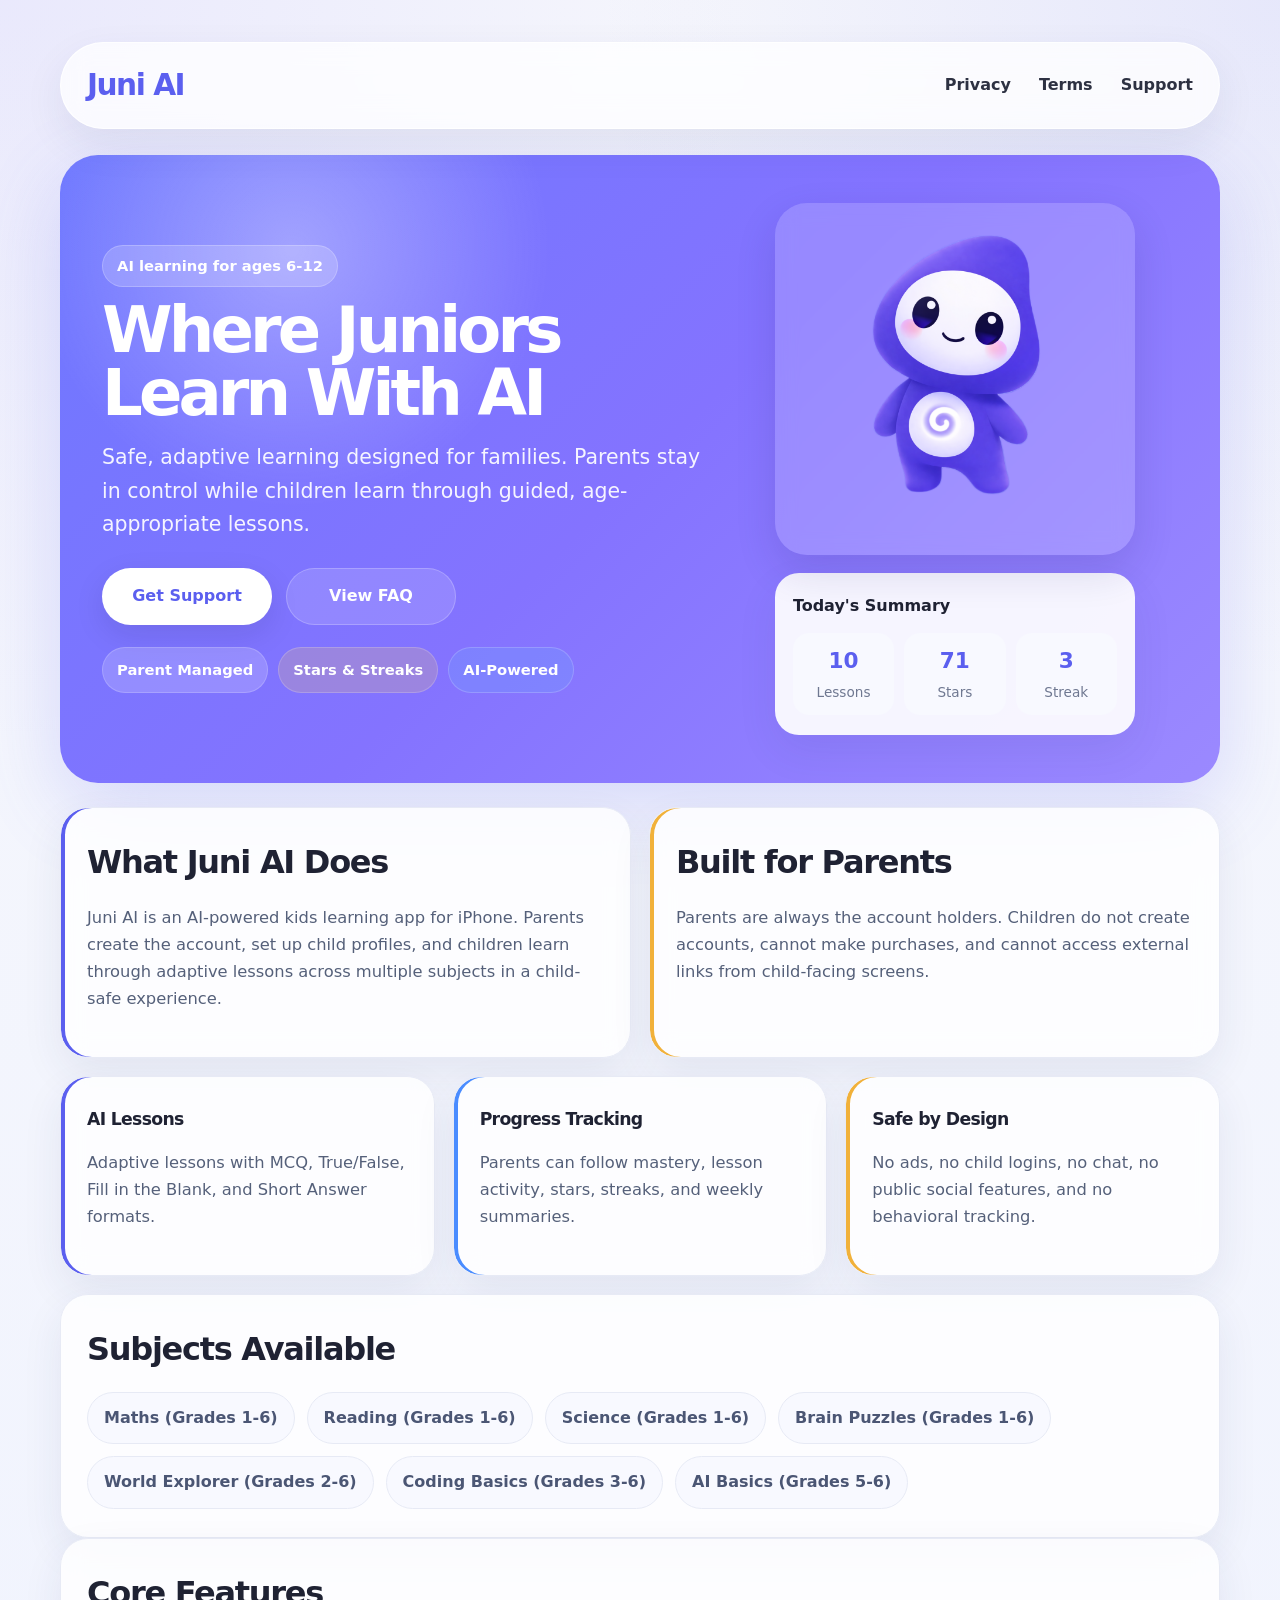
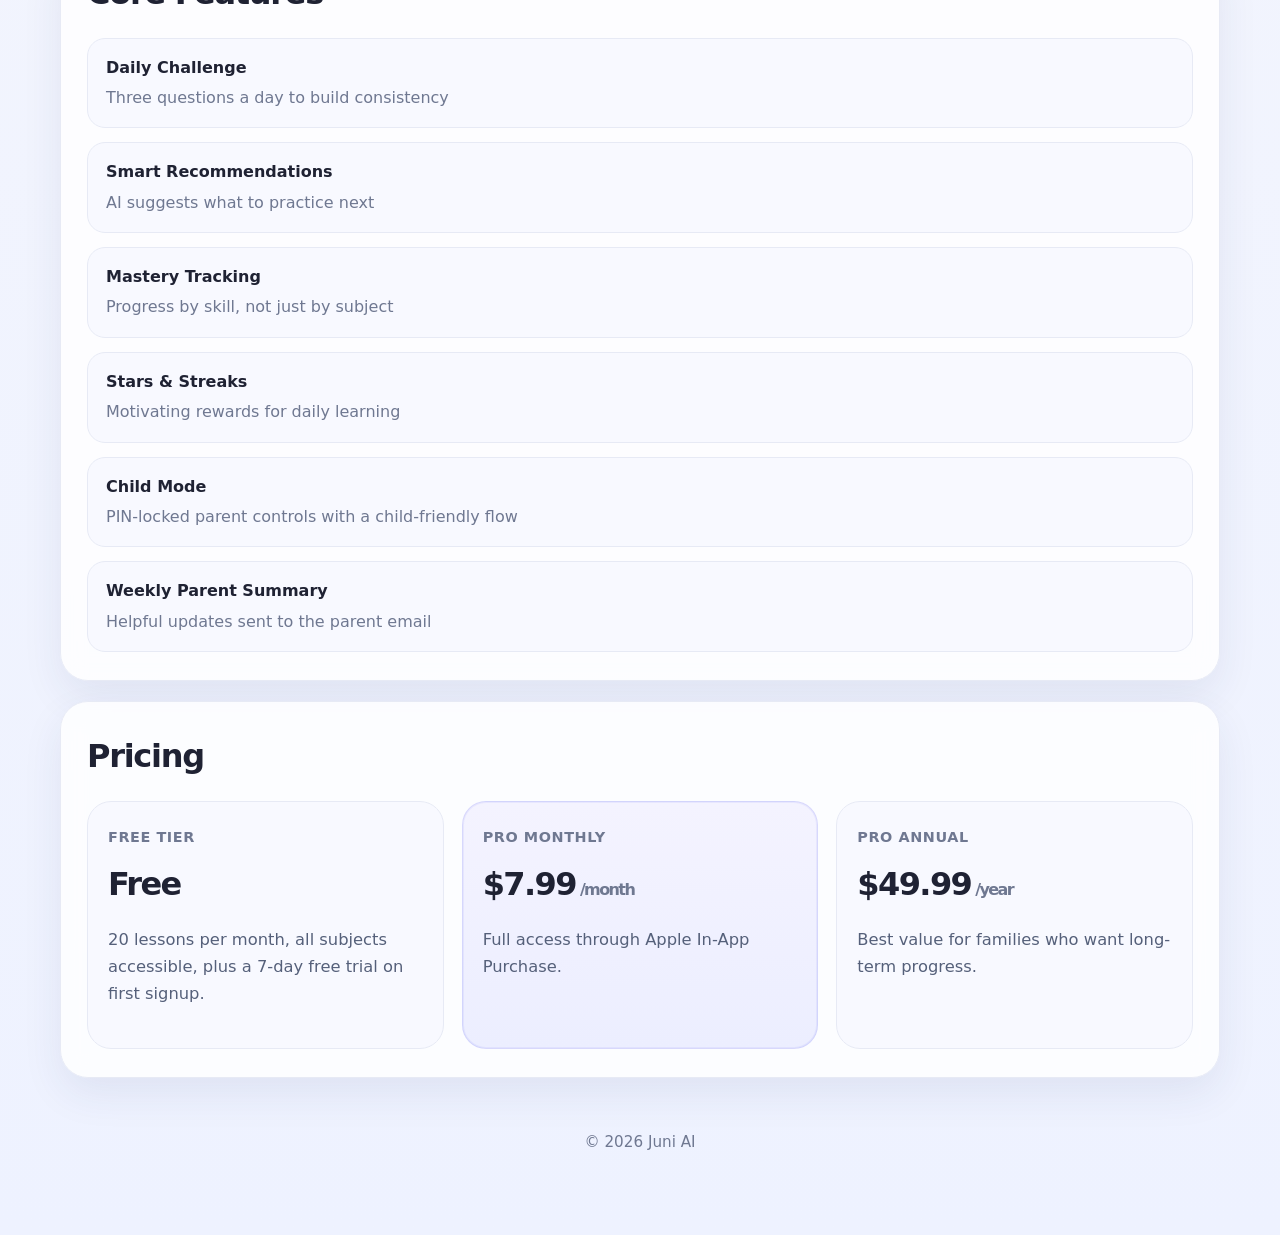
<file: index.html>
<!DOCTYPE html>
<html lang="en">
<head>
  <meta charset="UTF-8"/>
  <meta name="viewport" content="width=device-width, initial-scale=1.0"/>
  <title>Juni AI - Where Juniors Learn With AI</title>
  <meta name="description" content="Juni AI is an AI-powered learning app for children ages 6-12, with parent-managed accounts, adaptive lessons, progress tracking, and safe child-friendly learning.">
  <link rel="stylesheet" href="/styles.css"/>
</head>
<body>
  <div class="container">
    <header>
      <div class="logo">Juni AI</div>
      <nav>
        <a href="/privacy/">Privacy</a>
        <a href="/terms/">Terms</a>
        <a href="/support/">Support</a>
      </nav>
    </header>

    <section class="hero hero-app">
      <div class="hero-copy">
        <div class="eyebrow">AI learning for ages 6-12</div>
        <h1>Where Juniors Learn With AI</h1>
        <p>Safe, adaptive learning designed for families. Parents stay in control while children learn through guided, age-appropriate lessons.</p>

        <div class="hero-actions">
          <a href="/support/" class="btn">Get Support</a>
          <a href="/support/#faq" class="btn btn-secondary">View FAQ</a>
        </div>

        <div class="hero-chips">
          <span class="chip chip-soft">Parent Managed</span>
          <span class="chip chip-gold">Stars & Streaks</span>
          <span class="chip chip-blue">AI-Powered</span>
        </div>
      </div>

      <div class="hero-visual">
        <div class="mascot-wrap">
          <img src="/assets/mascot.png" alt="Juni AI mascot" class="mascot"/>
        </div>

        <div class="mini-panel">
          <div class="mini-title">Today's Summary</div>
          <div class="mini-stats">
            <div><strong>10</strong><span>Lessons</span></div>
            <div><strong>71</strong><span>Stars</span></div>
            <div><strong>3</strong><span>Streak</span></div>
          </div>
        </div>
      </div>
    </section>

    <section class="grid-2">
      <div class="card feature-card accent-purple">
        <h2>What Juni AI Does</h2>
        <p>Juni AI is an AI-powered kids learning app for iPhone. Parents create the account, set up child profiles, and children learn through adaptive lessons across multiple subjects in a child-safe experience.</p>
      </div>

      <div class="card feature-card accent-gold">
        <h2>Built for Parents</h2>
        <p>Parents are always the account holders. Children do not create accounts, cannot make purchases, and cannot access external links from child-facing screens.</p>
      </div>
    </section>

    <section class="grid-3">
      <div class="card small-card accent-purple">
        <h3>AI Lessons</h3>
        <p>Adaptive lessons with MCQ, True/False, Fill in the Blank, and Short Answer formats.</p>
      </div>

      <div class="card small-card accent-blue">
        <h3>Progress Tracking</h3>
        <p>Parents can follow mastery, lesson activity, stars, streaks, and weekly summaries.</p>
      </div>

      <div class="card small-card accent-gold">
        <h3>Safe by Design</h3>
        <p>No ads, no child logins, no chat, no public social features, and no behavioral tracking.</p>
      </div>
    </section>

    <div class="card">
      <h2>Subjects Available</h2>
      <div class="subject-grid">
        <span class="subject-pill">Maths (Grades 1-6)</span>
        <span class="subject-pill">Reading (Grades 1-6)</span>
        <span class="subject-pill">Science (Grades 1-6)</span>
        <span class="subject-pill">Brain Puzzles (Grades 1-6)</span>
        <span class="subject-pill">World Explorer (Grades 2-6)</span>
        <span class="subject-pill">Coding Basics (Grades 3-6)</span>
        <span class="subject-pill">AI Basics (Grades 5-6)</span>
      </div>
    </div>

    <div class="card">
      <h2>Core Features</h2>
      <div class="feature-list">
        <div class="feature-item"><strong>Daily Challenge</strong><span>Three questions a day to build consistency</span></div>
        <div class="feature-item"><strong>Smart Recommendations</strong><span>AI suggests what to practice next</span></div>
        <div class="feature-item"><strong>Mastery Tracking</strong><span>Progress by skill, not just by subject</span></div>
        <div class="feature-item"><strong>Stars & Streaks</strong><span>Motivating rewards for daily learning</span></div>
        <div class="feature-item"><strong>Child Mode</strong><span>PIN-locked parent controls with a child-friendly flow</span></div>
        <div class="feature-item"><strong>Weekly Parent Summary</strong><span>Helpful updates sent to the parent email</span></div>
      </div>
    </div>

    <div class="card pricing-card">
      <h2>Pricing</h2>
      <div class="pricing-grid">
        <div class="price-box">
          <div class="price-label">Free Tier</div>
          <div class="price-main">Free</div>
          <p>20 lessons per month, all subjects accessible, plus a 7-day free trial on first signup.</p>
        </div>
        <div class="price-box featured">
          <div class="price-label">Pro Monthly</div>
          <div class="price-main">$7.99<span>/month</span></div>
          <p>Full access through Apple In-App Purchase.</p>
        </div>
        <div class="price-box">
          <div class="price-label">Pro Annual</div>
          <div class="price-main">$49.99<span>/year</span></div>
          <p>Best value for families who want long-term progress.</p>
        </div>
      </div>
    </div>

    <footer>© 2026 Juni AI</footer>
  </div>
</body>
</html>
</file>
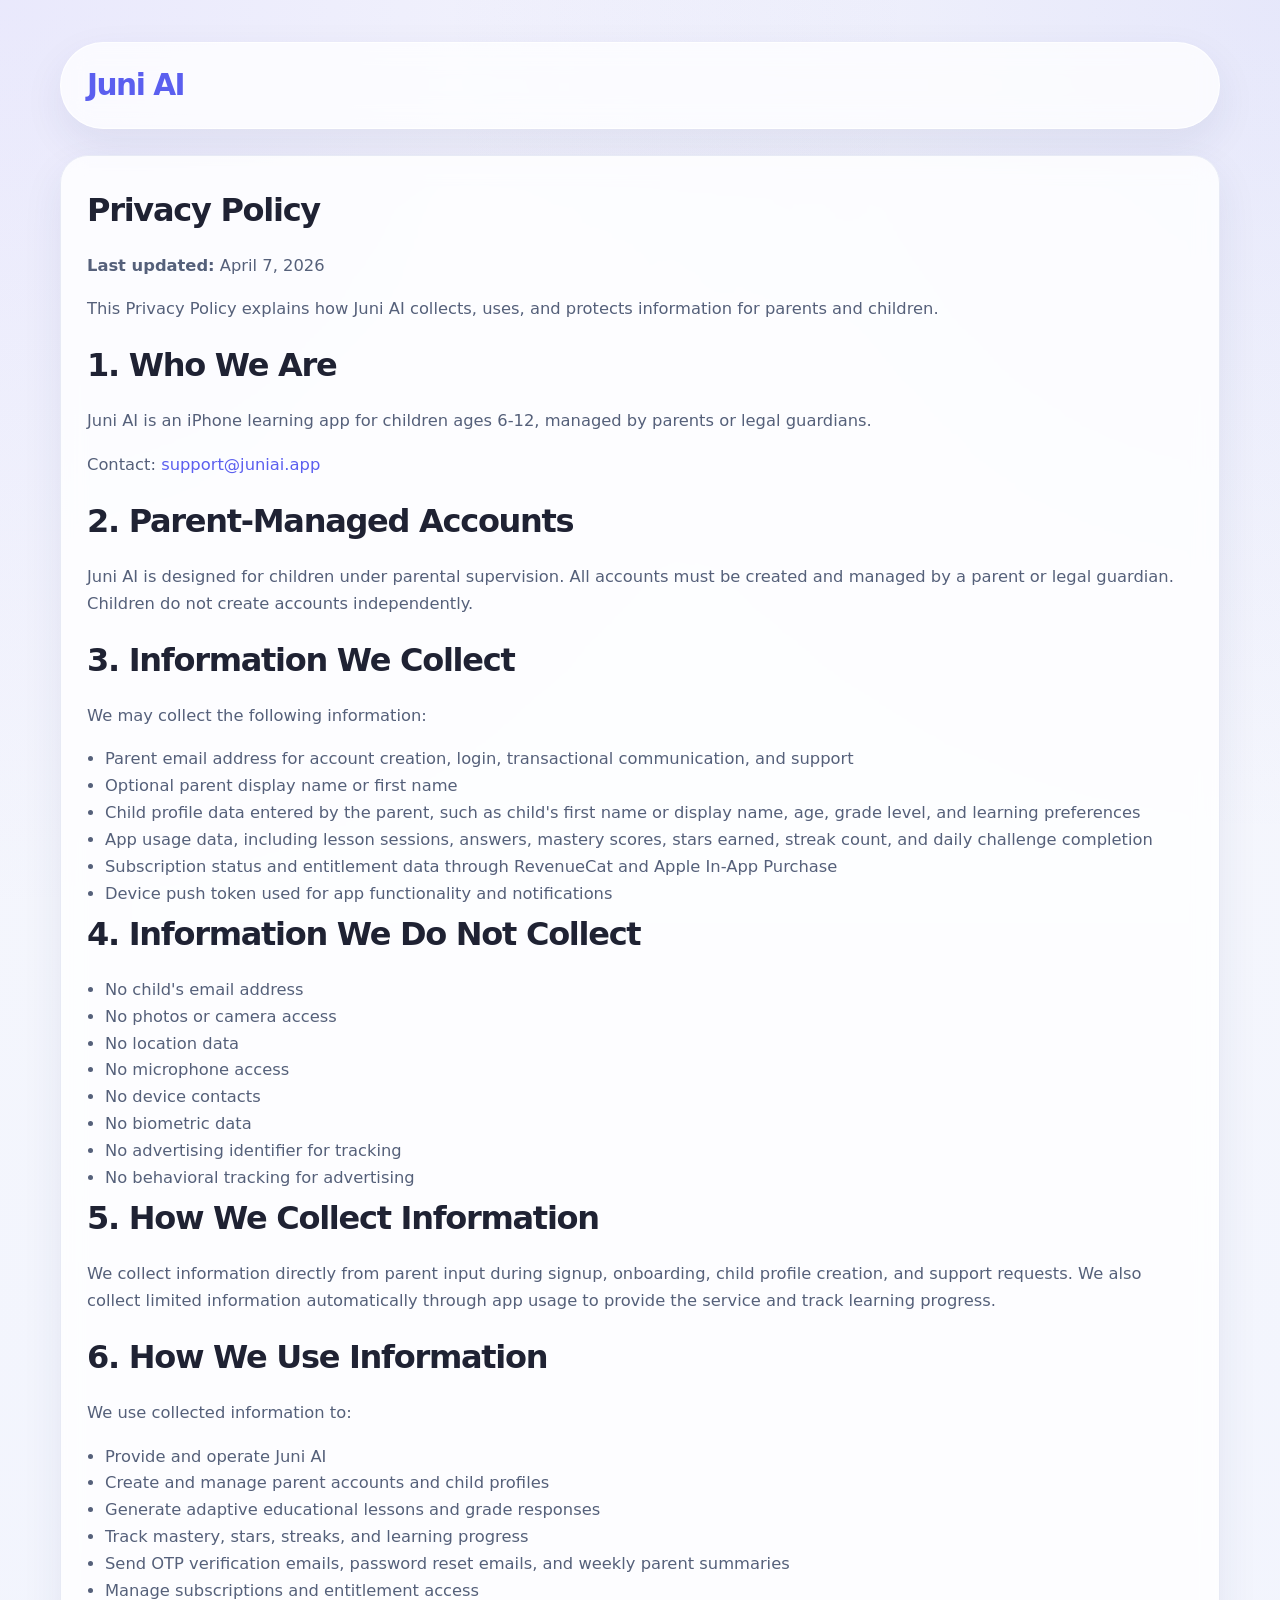
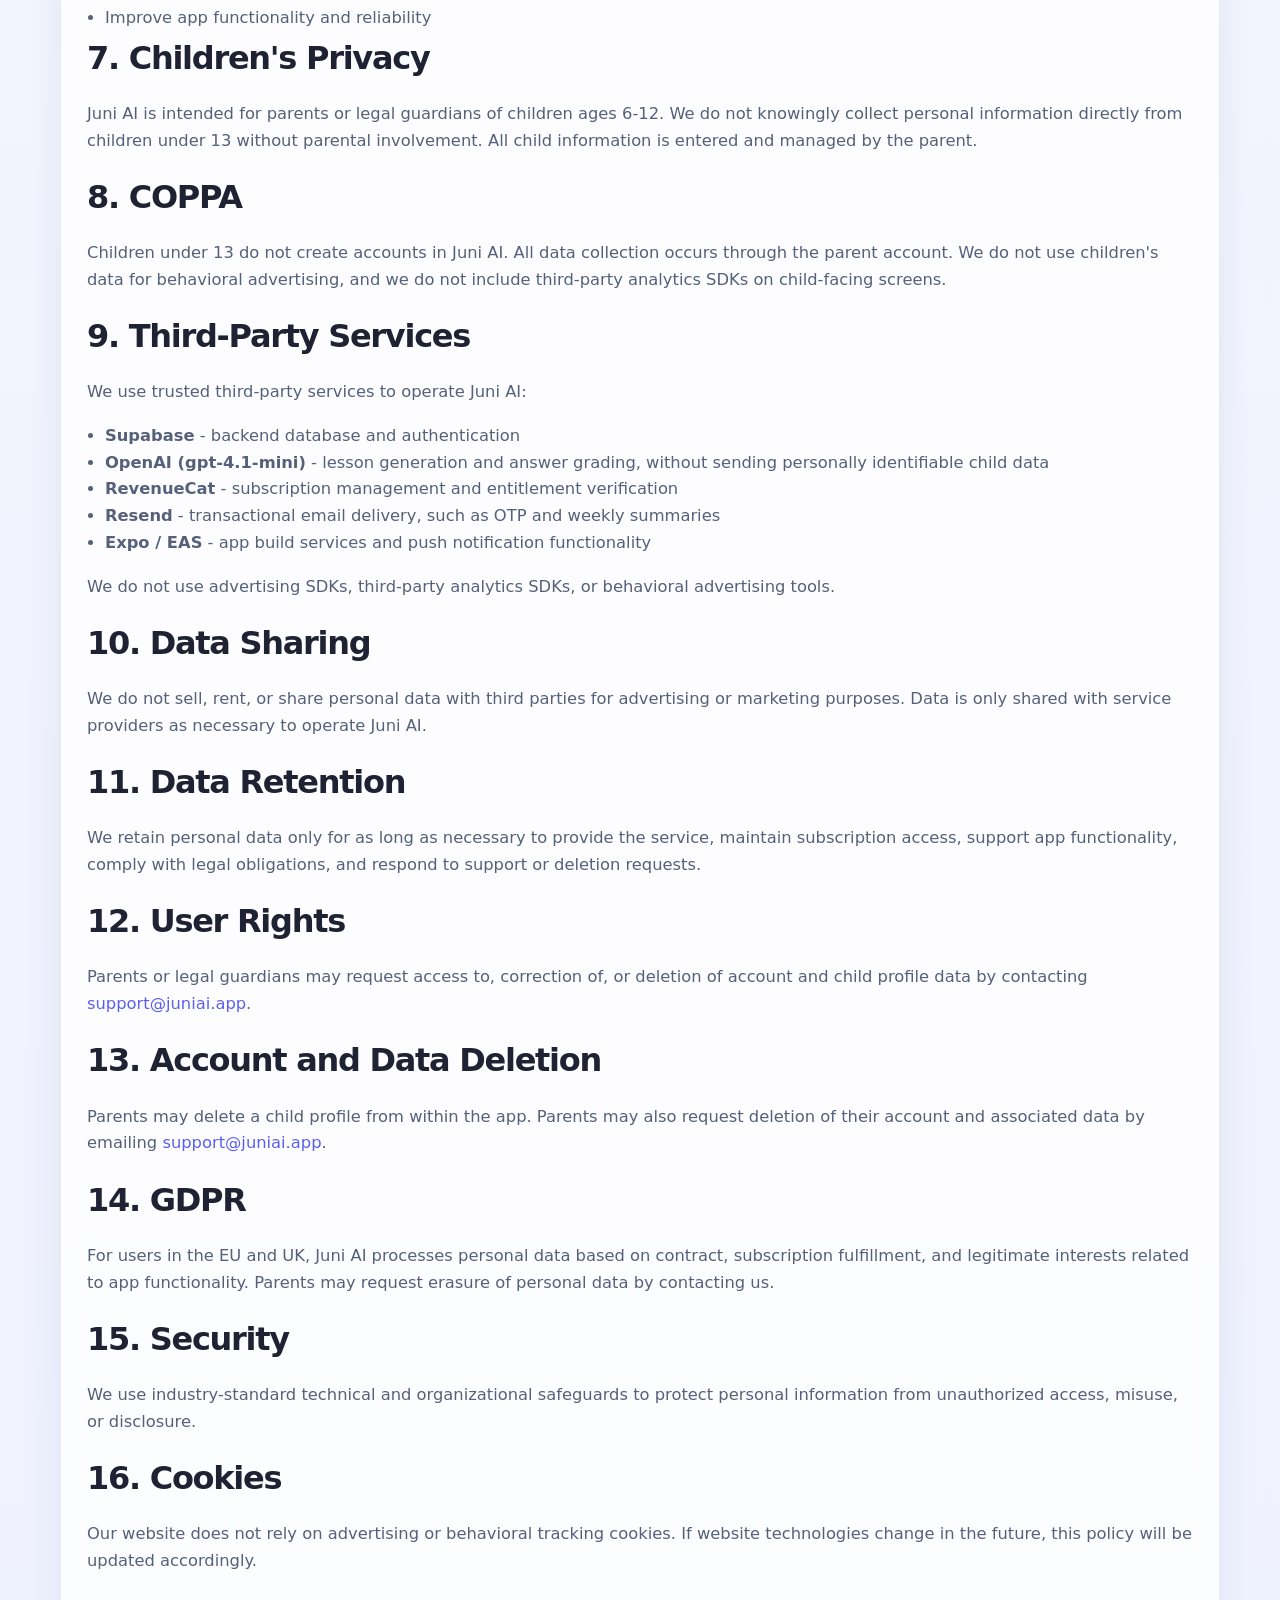
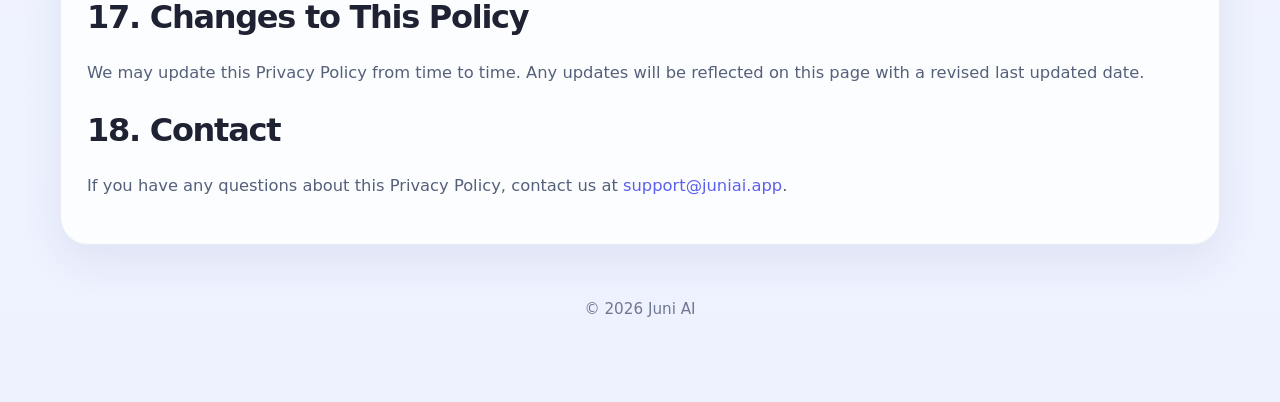
<file: privacy/index.html>
<!DOCTYPE html>
<html lang="en">
<head>
  <meta charset="UTF-8"/>
  <meta name="viewport" content="width=device-width, initial-scale=1.0"/>
  <title>Privacy Policy - Juni AI</title>
  <meta name="description" content="Privacy Policy for Juni AI. Learn how parent and child data is collected, used, protected, and managed.">
  <link rel="stylesheet" href="/styles.css"/>
</head>
<body>
  <div class="container">
    <header>
      <div class="logo">Juni AI</div>
    </header>

    <div class="card">
      <h1>Privacy Policy</h1>
      <p><strong>Last updated:</strong> April 7, 2026</p>
      <p>This Privacy Policy explains how Juni AI collects, uses, and protects information for parents and children.</p>

      <h2>1. Who We Are</h2>
      <p>Juni AI is an iPhone learning app for children ages 6-12, managed by parents or legal guardians.</p>
      <p>Contact: <a href="mailto:support@juniai.app">support@juniai.app</a></p>

      <h2>2. Parent-Managed Accounts</h2>
      <p>Juni AI is designed for children under parental supervision. All accounts must be created and managed by a parent or legal guardian. Children do not create accounts independently.</p>

      <h2>3. Information We Collect</h2>
      <p>We may collect the following information:</p>
      <ul>
        <li>Parent email address for account creation, login, transactional communication, and support</li>
        <li>Optional parent display name or first name</li>
        <li>Child profile data entered by the parent, such as child's first name or display name, age, grade level, and learning preferences</li>
        <li>App usage data, including lesson sessions, answers, mastery scores, stars earned, streak count, and daily challenge completion</li>
        <li>Subscription status and entitlement data through RevenueCat and Apple In-App Purchase</li>
        <li>Device push token used for app functionality and notifications</li>
      </ul>

      <h2>4. Information We Do Not Collect</h2>
      <ul>
        <li>No child's email address</li>
        <li>No photos or camera access</li>
        <li>No location data</li>
        <li>No microphone access</li>
        <li>No device contacts</li>
        <li>No biometric data</li>
        <li>No advertising identifier for tracking</li>
        <li>No behavioral tracking for advertising</li>
      </ul>

      <h2>5. How We Collect Information</h2>
      <p>We collect information directly from parent input during signup, onboarding, child profile creation, and support requests. We also collect limited information automatically through app usage to provide the service and track learning progress.</p>

      <h2>6. How We Use Information</h2>
      <p>We use collected information to:</p>
      <ul>
        <li>Provide and operate Juni AI</li>
        <li>Create and manage parent accounts and child profiles</li>
        <li>Generate adaptive educational lessons and grade responses</li>
        <li>Track mastery, stars, streaks, and learning progress</li>
        <li>Send OTP verification emails, password reset emails, and weekly parent summaries</li>
        <li>Manage subscriptions and entitlement access</li>
        <li>Improve app functionality and reliability</li>
      </ul>

      <h2>7. Children's Privacy</h2>
      <p>Juni AI is intended for parents or legal guardians of children ages 6-12. We do not knowingly collect personal information directly from children under 13 without parental involvement. All child information is entered and managed by the parent.</p>

      <h2>8. COPPA</h2>
      <p>Children under 13 do not create accounts in Juni AI. All data collection occurs through the parent account. We do not use children's data for behavioral advertising, and we do not include third-party analytics SDKs on child-facing screens.</p>

      <h2>9. Third-Party Services</h2>
      <p>We use trusted third-party services to operate Juni AI:</p>
      <ul>
        <li><strong>Supabase</strong> - backend database and authentication</li>
        <li><strong>OpenAI (gpt-4.1-mini)</strong> - lesson generation and answer grading, without sending personally identifiable child data</li>
        <li><strong>RevenueCat</strong> - subscription management and entitlement verification</li>
        <li><strong>Resend</strong> - transactional email delivery, such as OTP and weekly summaries</li>
        <li><strong>Expo / EAS</strong> - app build services and push notification functionality</li>
      </ul>
      <p>We do not use advertising SDKs, third-party analytics SDKs, or behavioral advertising tools.</p>

      <h2>10. Data Sharing</h2>
      <p>We do not sell, rent, or share personal data with third parties for advertising or marketing purposes. Data is only shared with service providers as necessary to operate Juni AI.</p>

      <h2>11. Data Retention</h2>
      <p>We retain personal data only for as long as necessary to provide the service, maintain subscription access, support app functionality, comply with legal obligations, and respond to support or deletion requests.</p>

      <h2>12. User Rights</h2>
      <p>Parents or legal guardians may request access to, correction of, or deletion of account and child profile data by contacting <a href="mailto:support@juniai.app">support@juniai.app</a>.</p>

      <h2>13. Account and Data Deletion</h2>
      <p>Parents may delete a child profile from within the app. Parents may also request deletion of their account and associated data by emailing <a href="mailto:support@juniai.app">support@juniai.app</a>.</p>

      <h2>14. GDPR</h2>
      <p>For users in the EU and UK, Juni AI processes personal data based on contract, subscription fulfillment, and legitimate interests related to app functionality. Parents may request erasure of personal data by contacting us.</p>

      <h2>15. Security</h2>
      <p>We use industry-standard technical and organizational safeguards to protect personal information from unauthorized access, misuse, or disclosure.</p>

      <h2>16. Cookies</h2>
      <p>Our website does not rely on advertising or behavioral tracking cookies. If website technologies change in the future, this policy will be updated accordingly.</p>

      <h2>17. Changes to This Policy</h2>
      <p>We may update this Privacy Policy from time to time. Any updates will be reflected on this page with a revised last updated date.</p>

      <h2>18. Contact</h2>
      <p>If you have any questions about this Privacy Policy, contact us at <a href="mailto:support@juniai.app">support@juniai.app</a>.</p>
    </div>

    <footer>© 2026 Juni AI</footer>
  </div>
</body>
</html>
</file>
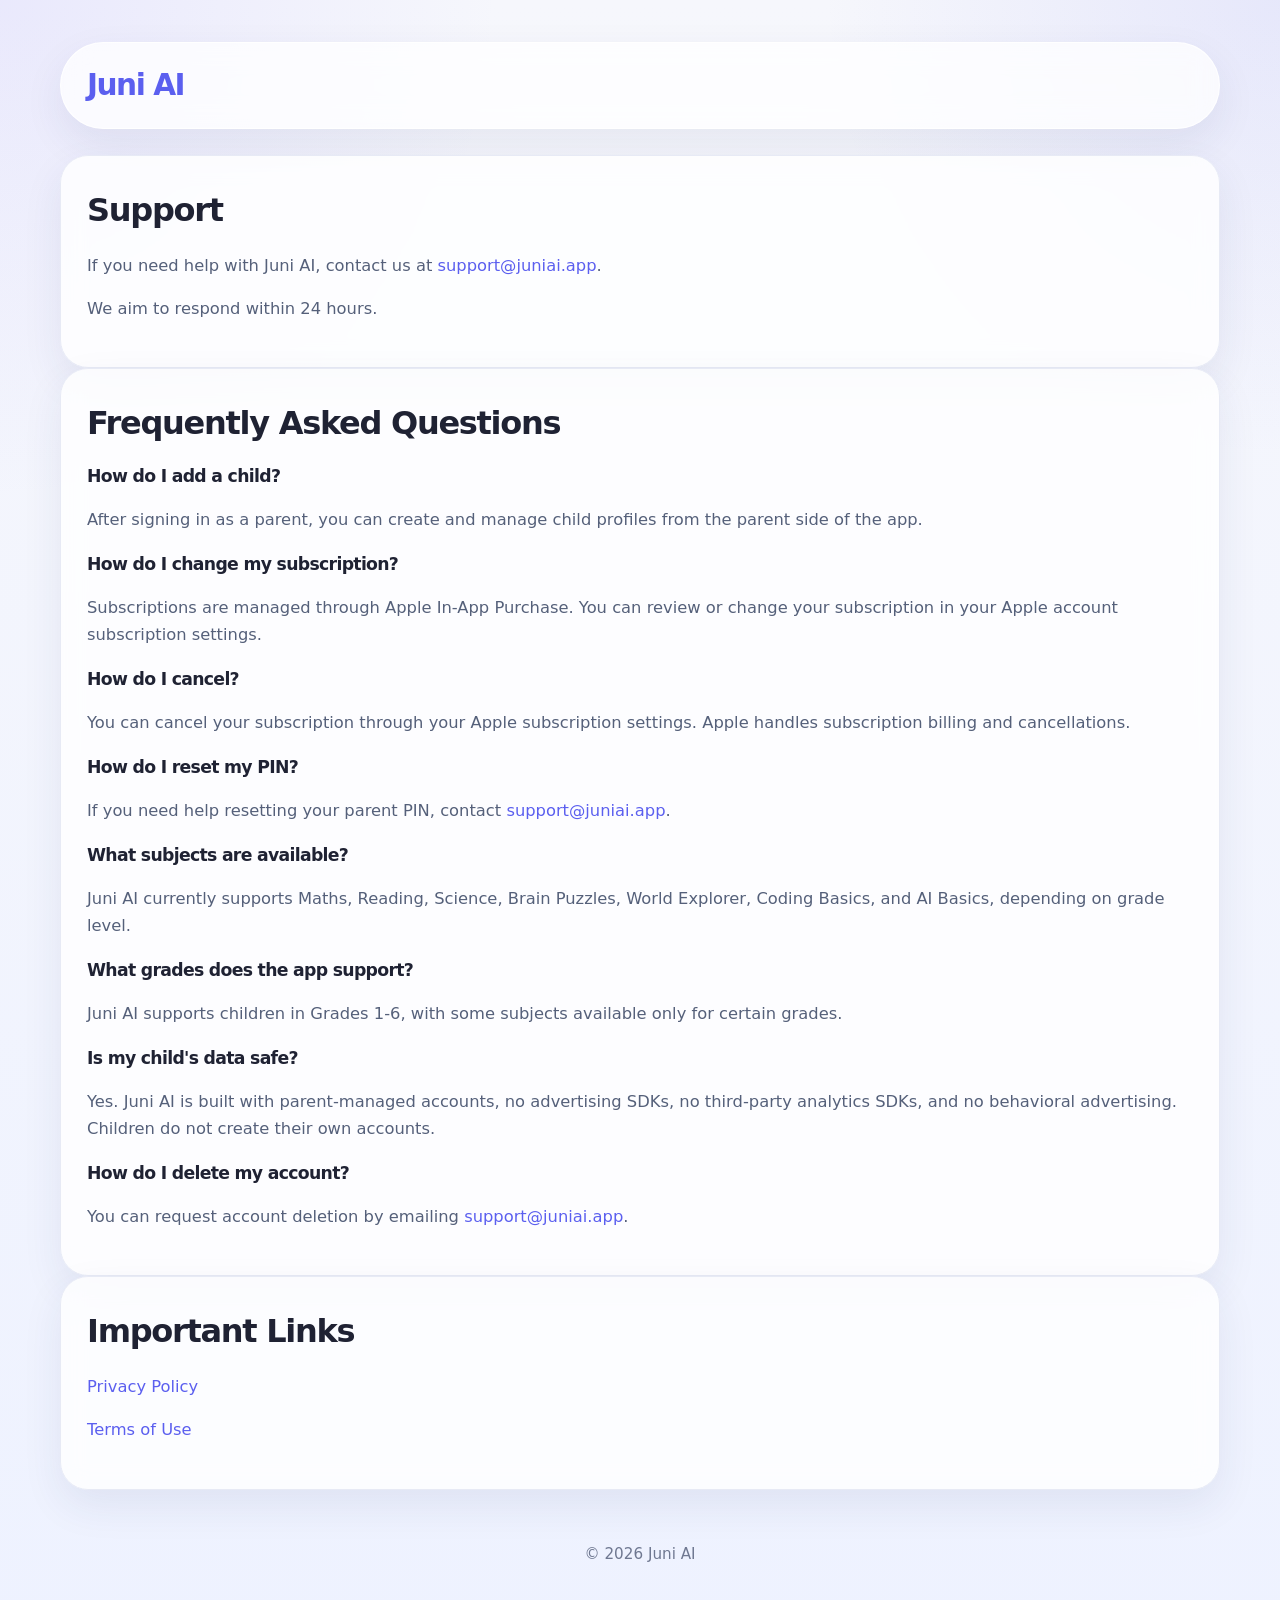
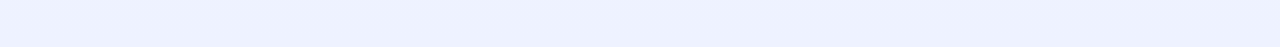
<file: support/index.html>
<!DOCTYPE html>
<html lang="en">
<head>
  <meta charset="UTF-8"/>
  <meta name="viewport" content="width=device-width, initial-scale=1.0"/>
  <title>Support - Juni AI</title>
  <meta name="description" content="Support page for Juni AI, including FAQ, contact information, and help for parents using the app.">
  <link rel="stylesheet" href="/styles.css"/>
</head>
<body>
  <div class="container">
    <header>
      <div class="logo">Juni AI</div>
    </header>

    <div class="card">
      <h1>Support</h1>
      <p>If you need help with Juni AI, contact us at <a href="mailto:support@juniai.app">support@juniai.app</a>.</p>
      <p>We aim to respond within 24 hours.</p>
    </div>

    <div class="card" id="faq">
      <h2>Frequently Asked Questions</h2>

      <h3>How do I add a child?</h3>
      <p>After signing in as a parent, you can create and manage child profiles from the parent side of the app.</p>

      <h3>How do I change my subscription?</h3>
      <p>Subscriptions are managed through Apple In-App Purchase. You can review or change your subscription in your Apple account subscription settings.</p>

      <h3>How do I cancel?</h3>
      <p>You can cancel your subscription through your Apple subscription settings. Apple handles subscription billing and cancellations.</p>

      <h3>How do I reset my PIN?</h3>
      <p>If you need help resetting your parent PIN, contact <a href="mailto:support@juniai.app">support@juniai.app</a>.</p>

      <h3>What subjects are available?</h3>
      <p>Juni AI currently supports Maths, Reading, Science, Brain Puzzles, World Explorer, Coding Basics, and AI Basics, depending on grade level.</p>

      <h3>What grades does the app support?</h3>
      <p>Juni AI supports children in Grades 1-6, with some subjects available only for certain grades.</p>

      <h3>Is my child's data safe?</h3>
      <p>Yes. Juni AI is built with parent-managed accounts, no advertising SDKs, no third-party analytics SDKs, and no behavioral advertising. Children do not create their own accounts.</p>

      <h3>How do I delete my account?</h3>
      <p>You can request account deletion by emailing <a href="mailto:support@juniai.app">support@juniai.app</a>.</p>
    </div>

    <div class="card">
      <h2>Important Links</h2>
      <p><a href="/privacy/">Privacy Policy</a></p>
      <p><a href="/terms/">Terms of Use</a></p>
    </div>

    <footer>© 2026 Juni AI</footer>
  </div>
</body>
</html>
</file>
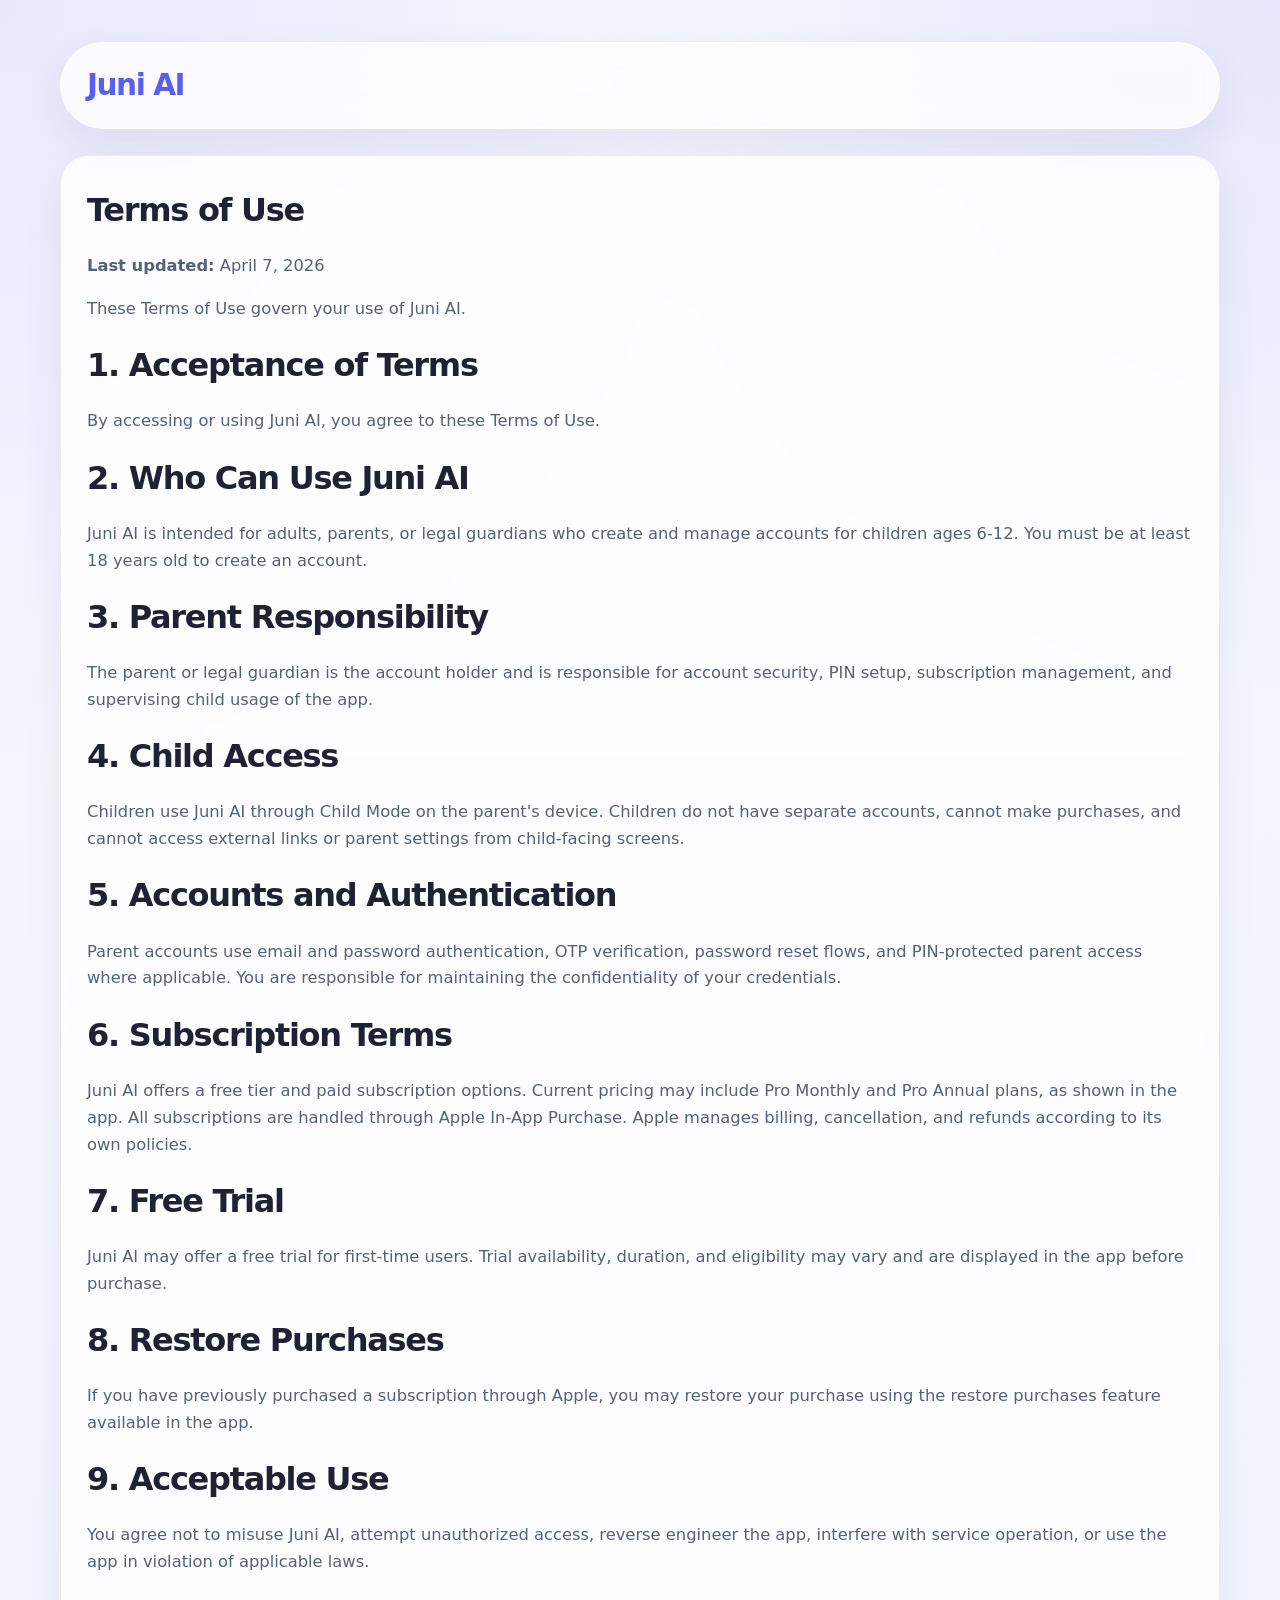
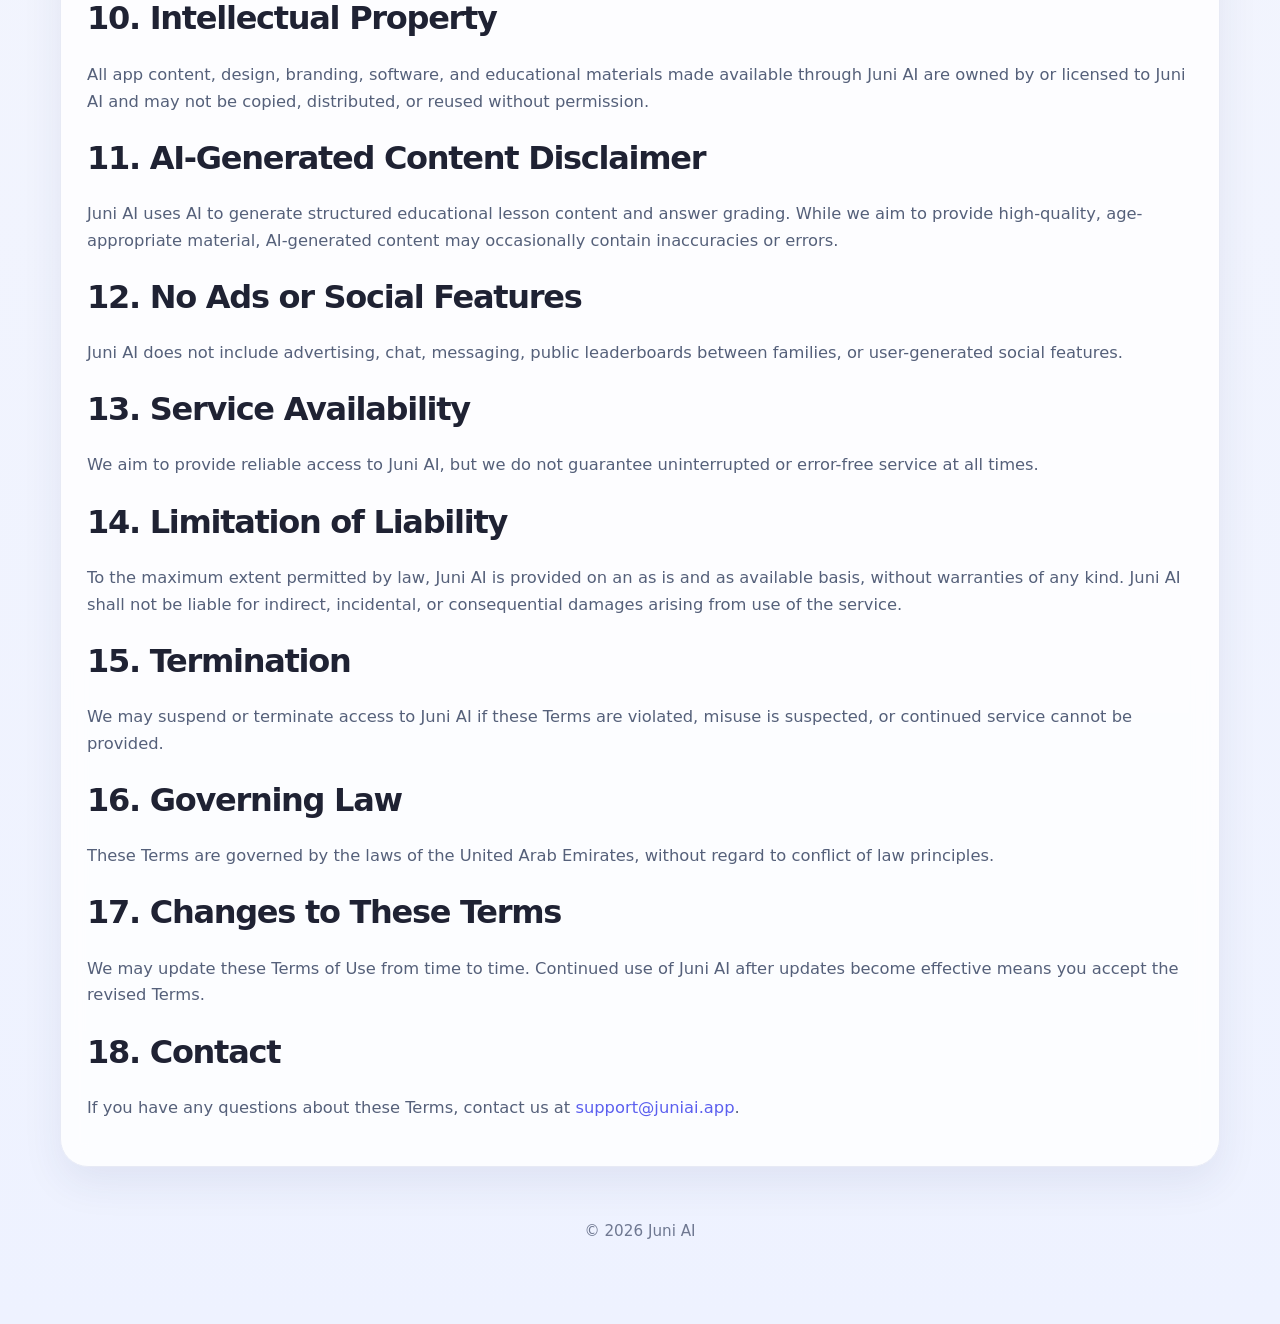
<file: terms/index.html>
<!DOCTYPE html>
<html lang="en">
<head>
  <meta charset="UTF-8"/>
  <meta name="viewport" content="width=device-width, initial-scale=1.0"/>
  <title>Terms of Use - Juni AI</title>
  <meta name="description" content="Terms of Use for Juni AI, including account responsibilities, subscriptions, AI-generated content, and governing law.">
  <link rel="stylesheet" href="/styles.css"/>
</head>
<body>
  <div class="container">
    <header>
      <div class="logo">Juni AI</div>
    </header>

    <div class="card">
      <h1>Terms of Use</h1>
      <p><strong>Last updated:</strong> April 7, 2026</p>
      <p>These Terms of Use govern your use of Juni AI.</p>

      <h2>1. Acceptance of Terms</h2>
      <p>By accessing or using Juni AI, you agree to these Terms of Use.</p>

      <h2>2. Who Can Use Juni AI</h2>
      <p>Juni AI is intended for adults, parents, or legal guardians who create and manage accounts for children ages 6-12. You must be at least 18 years old to create an account.</p>

      <h2>3. Parent Responsibility</h2>
      <p>The parent or legal guardian is the account holder and is responsible for account security, PIN setup, subscription management, and supervising child usage of the app.</p>

      <h2>4. Child Access</h2>
      <p>Children use Juni AI through Child Mode on the parent's device. Children do not have separate accounts, cannot make purchases, and cannot access external links or parent settings from child-facing screens.</p>

      <h2>5. Accounts and Authentication</h2>
      <p>Parent accounts use email and password authentication, OTP verification, password reset flows, and PIN-protected parent access where applicable. You are responsible for maintaining the confidentiality of your credentials.</p>

      <h2>6. Subscription Terms</h2>
      <p>Juni AI offers a free tier and paid subscription options. Current pricing may include Pro Monthly and Pro Annual plans, as shown in the app. All subscriptions are handled through Apple In-App Purchase. Apple manages billing, cancellation, and refunds according to its own policies.</p>

      <h2>7. Free Trial</h2>
      <p>Juni AI may offer a free trial for first-time users. Trial availability, duration, and eligibility may vary and are displayed in the app before purchase.</p>

      <h2>8. Restore Purchases</h2>
      <p>If you have previously purchased a subscription through Apple, you may restore your purchase using the restore purchases feature available in the app.</p>

      <h2>9. Acceptable Use</h2>
      <p>You agree not to misuse Juni AI, attempt unauthorized access, reverse engineer the app, interfere with service operation, or use the app in violation of applicable laws.</p>

      <h2>10. Intellectual Property</h2>
      <p>All app content, design, branding, software, and educational materials made available through Juni AI are owned by or licensed to Juni AI and may not be copied, distributed, or reused without permission.</p>

      <h2>11. AI-Generated Content Disclaimer</h2>
      <p>Juni AI uses AI to generate structured educational lesson content and answer grading. While we aim to provide high-quality, age-appropriate material, AI-generated content may occasionally contain inaccuracies or errors.</p>

      <h2>12. No Ads or Social Features</h2>
      <p>Juni AI does not include advertising, chat, messaging, public leaderboards between families, or user-generated social features.</p>

      <h2>13. Service Availability</h2>
      <p>We aim to provide reliable access to Juni AI, but we do not guarantee uninterrupted or error-free service at all times.</p>

      <h2>14. Limitation of Liability</h2>
      <p>To the maximum extent permitted by law, Juni AI is provided on an as is and as available basis, without warranties of any kind. Juni AI shall not be liable for indirect, incidental, or consequential damages arising from use of the service.</p>

      <h2>15. Termination</h2>
      <p>We may suspend or terminate access to Juni AI if these Terms are violated, misuse is suspected, or continued service cannot be provided.</p>

      <h2>16. Governing Law</h2>
      <p>These Terms are governed by the laws of the United Arab Emirates, without regard to conflict of law principles.</p>

      <h2>17. Changes to These Terms</h2>
      <p>We may update these Terms of Use from time to time. Continued use of Juni AI after updates become effective means you accept the revised Terms.</p>

      <h2>18. Contact</h2>
      <p>If you have any questions about these Terms, contact us at <a href="mailto:support@juniai.app">support@juniai.app</a>.</p>
    </div>

    <footer>© 2026 Juni AI</footer>
  </div>
</body>
</html>
</file>
<file: styles.css>
:root {
  --bg: #f4f5fb;
  --surface: #ffffff;
  --surface-2: #f8f9ff;
  --text: #1f2233;
  --muted: #6f7891;
  --primary: #5b5fef;
  --primary-2: #7b6cff;
  --blue: #4a8cff;
  --gold: #f1b13a;
  --soft-purple: #efecff;
  --soft-blue: #ecf5ff;
  --soft-gold: #fff6e8;
  --border: #e7eaf5;
  --shadow: 0 16px 40px rgba(41, 52, 98, 0.08);
  --radius: 28px;
  --radius-sm: 18px;
  --max: 1160px;
}

* {
  box-sizing: border-box;
}

html {
  scroll-behavior: smooth;
}

body {
  margin: 0;
  font-family: Inter, ui-sans-serif, system-ui, -apple-system, BlinkMacSystemFont, "Segoe UI", sans-serif;
  color: var(--text);
  background:
    radial-gradient(circle at top left, rgba(123,108,255,0.10), transparent 24%),
    radial-gradient(circle at top right, rgba(91,95,239,0.10), transparent 22%),
    linear-gradient(180deg, #f6f7fc 0%, #eef2ff 100%);
  line-height: 1.65;
}

a {
  color: var(--primary);
  text-decoration: none;
}

.container {
  width: min(var(--max), calc(100% - 36px));
  margin: 0 auto;
  padding: 28px 0 72px;
}

header {
  display: flex;
  align-items: center;
  justify-content: space-between;
  gap: 20px;
  padding: 18px 26px;
  margin: 14px 0 26px;
  background: rgba(255,255,255,0.76);
  backdrop-filter: blur(14px);
  -webkit-backdrop-filter: blur(14px);
  border-radius: 999px;
  border: 1px solid rgba(255,255,255,0.8);
  box-shadow: var(--shadow);
}

.logo {
  font-size: 1.85rem;
  font-weight: 900;
  letter-spacing: -0.05em;
  color: var(--primary);
}

nav {
  display: flex;
  gap: 28px;
  flex-wrap: wrap;
}

nav a {
  font-weight: 700;
  color: #2d3142;
}

.hero {
  border-radius: 38px;
  overflow: hidden;
  box-shadow: 0 24px 80px rgba(91,95,239,0.20);
  margin-bottom: 24px;
}

.hero-app {
  display: grid;
  grid-template-columns: 1.15fr 0.85fr;
  gap: 26px;
  align-items: center;
  padding: 48px 42px;
  background:
    radial-gradient(circle at 20% 15%, rgba(255,255,255,0.32), transparent 24%),
    linear-gradient(135deg, #6e78ff 0%, #8473ff 50%, #9b89ff 100%);
  color: white;
}

.eyebrow {
  display: inline-block;
  margin-bottom: 12px;
  padding: 8px 14px;
  border-radius: 999px;
  background: rgba(255,255,255,0.18);
  border: 1px solid rgba(255,255,255,0.22);
  font-weight: 700;
  font-size: 0.92rem;
}

.hero h1 {
  margin: 0 0 16px;
  font-size: clamp(2.5rem, 5vw, 4.9rem);
  line-height: 0.98;
  letter-spacing: -0.06em;
  font-weight: 900;
}

.hero p {
  margin: 0 0 26px;
  font-size: 1.28rem;
  color: rgba(255,255,255,0.92);
  max-width: 720px;
}

.hero-actions {
  display: flex;
  gap: 14px;
  flex-wrap: wrap;
  margin-bottom: 22px;
}

.btn {
  display: inline-flex;
  align-items: center;
  justify-content: center;
  min-width: 170px;
  padding: 14px 22px;
  border-radius: 999px;
  background: white;
  color: var(--primary);
  font-weight: 800;
  box-shadow: 0 10px 30px rgba(20, 24, 40, 0.10);
}

.btn-secondary {
  background: rgba(255,255,255,0.14);
  color: white;
  border: 1px solid rgba(255,255,255,0.22);
  box-shadow: none;
}

.hero-chips {
  display: flex;
  gap: 10px;
  flex-wrap: wrap;
}

.chip {
  display: inline-flex;
  align-items: center;
  padding: 10px 14px;
  border-radius: 999px;
  font-size: 0.92rem;
  font-weight: 700;
  background: rgba(255,255,255,0.16);
  border: 1px solid rgba(255,255,255,0.18);
  color: white;
}

.chip-soft {
  background: rgba(255,255,255,0.18);
}

.chip-gold {
  background: rgba(255, 204, 102, 0.20);
}

.chip-blue {
  background: rgba(100, 196, 255, 0.18);
}

.hero-visual {
  display: flex;
  flex-direction: column;
  align-items: center;
  gap: 18px;
}

.mascot-wrap {
  width: min(100%, 360px);
  padding: 26px;
  border-radius: 32px;
  background: rgba(255,255,255,0.16);
  backdrop-filter: blur(10px);
  -webkit-backdrop-filter: blur(10px);
  box-shadow: 0 16px 40px rgba(37, 26, 108, 0.14);
}

.mascot {
  display: block;
  width: 100%;
  max-height: 300px;
  object-fit: contain;
}

.mini-panel {
  width: min(100%, 360px);
  padding: 20px 18px;
  border-radius: 24px;
  background: rgba(255,255,255,0.92);
  color: var(--text);
  box-shadow: var(--shadow);
}

.mini-title {
  font-weight: 800;
  margin-bottom: 14px;
  font-size: 1rem;
}

.mini-stats {
  display: grid;
  grid-template-columns: repeat(3, 1fr);
  gap: 10px;
}

.mini-stats div {
  text-align: center;
  padding: 10px 8px;
  border-radius: 16px;
  background: var(--surface-2);
}

.mini-stats strong {
  display: block;
  font-size: 1.35rem;
  color: var(--primary);
}

.mini-stats span {
  color: var(--muted);
  font-size: 0.85rem;
}

.grid-2,
.grid-3 {
  display: grid;
  gap: 18px;
  margin: 18px 0;
}

.grid-2 {
  grid-template-columns: repeat(2, 1fr);
}

.grid-3 {
  grid-template-columns: repeat(3, 1fr);
}

.card {
  background: rgba(255,255,255,0.82);
  border: 1px solid var(--border);
  backdrop-filter: blur(12px);
  -webkit-backdrop-filter: blur(12px);
  border-radius: var(--radius);
  padding: 28px 26px;
  box-shadow: var(--shadow);
}

.card h1,
.card h2,
.card h3 {
  margin-top: 0;
  margin-bottom: 12px;
  letter-spacing: -0.04em;
}

.card h2 {
  font-size: clamp(1.5rem, 3vw, 2rem);
}

.card h3 {
  font-size: 1.08rem;
}

.card p,
.card li {
  color: #55607a;
  font-size: 1.02rem;
}

.card ul {
  padding-left: 18px;
  margin-bottom: 0;
}

.feature-card,
.small-card {
  position: relative;
  overflow: hidden;
}

.accent-purple {
  box-shadow: inset 4px 0 0 var(--primary), var(--shadow);
}

.accent-blue {
  box-shadow: inset 4px 0 0 var(--blue), var(--shadow);
}

.accent-gold {
  box-shadow: inset 4px 0 0 var(--gold), var(--shadow);
}

.subject-grid {
  display: flex;
  flex-wrap: wrap;
  gap: 12px;
  margin-top: 16px;
}

.subject-pill {
  display: inline-flex;
  padding: 12px 16px;
  border-radius: 999px;
  background: var(--surface-2);
  border: 1px solid var(--border);
  font-weight: 700;
  color: #4b5674;
}

.feature-list {
  display: grid;
  gap: 14px;
  margin-top: 18px;
}

.feature-item {
  display: grid;
  gap: 4px;
  padding: 16px 18px;
  border-radius: 18px;
  background: var(--surface-2);
  border: 1px solid var(--border);
}

.feature-item strong {
  font-size: 1rem;
}

.feature-item span {
  color: var(--muted);
}

.pricing-card {
  margin-top: 20px;
}

.pricing-grid {
  display: grid;
  grid-template-columns: repeat(3, 1fr);
  gap: 18px;
  margin-top: 18px;
}

.price-box {
  padding: 24px 20px;
  border-radius: 24px;
  background: var(--surface-2);
  border: 1px solid var(--border);
}

.price-box.featured {
  background: linear-gradient(180deg, #f4f3ff 0%, #eceeff 100%);
  border-color: rgba(91,95,239,0.18);
  box-shadow: inset 0 0 0 1px rgba(91,95,239,0.08);
}

.price-label {
  font-size: 0.9rem;
  font-weight: 800;
  color: var(--muted);
  margin-bottom: 8px;
  text-transform: uppercase;
  letter-spacing: 0.04em;
}

.price-main {
  font-size: 2rem;
  font-weight: 900;
  letter-spacing: -0.05em;
  margin-bottom: 10px;
  color: var(--text);
}

.price-main span {
  font-size: 1rem;
  font-weight: 700;
  color: var(--muted);
  margin-left: 4px;
}

footer {
  text-align: center;
  margin-top: 34px;
  padding: 18px 0 8px;
  color: var(--muted);
  font-size: 0.95rem;
}

@media (max-width: 980px) {
  .hero-app,
  .grid-2,
  .grid-3,
  .pricing-grid {
    grid-template-columns: 1fr;
  }

  .hero-app {
    padding: 34px 22px;
  }
}

@media (max-width: 760px) {
  .container {
    width: min(var(--max), calc(100% - 18px));
    padding-top: 18px;
  }

  header {
    border-radius: 28px;
    padding: 16px 18px;
    flex-direction: column;
    align-items: flex-start;
  }

  nav {
    gap: 16px;
  }

  .logo {
    font-size: 1.7rem;
  }

  .hero h1 {
    font-size: 2.6rem;
  }

  .hero p {
    font-size: 1.08rem;
  }

  .card {
    padding: 22px 18px;
  }

  .btn {
    width: 100%;
  }

  .hero-actions {
    flex-direction: column;
  }
}
</file>
